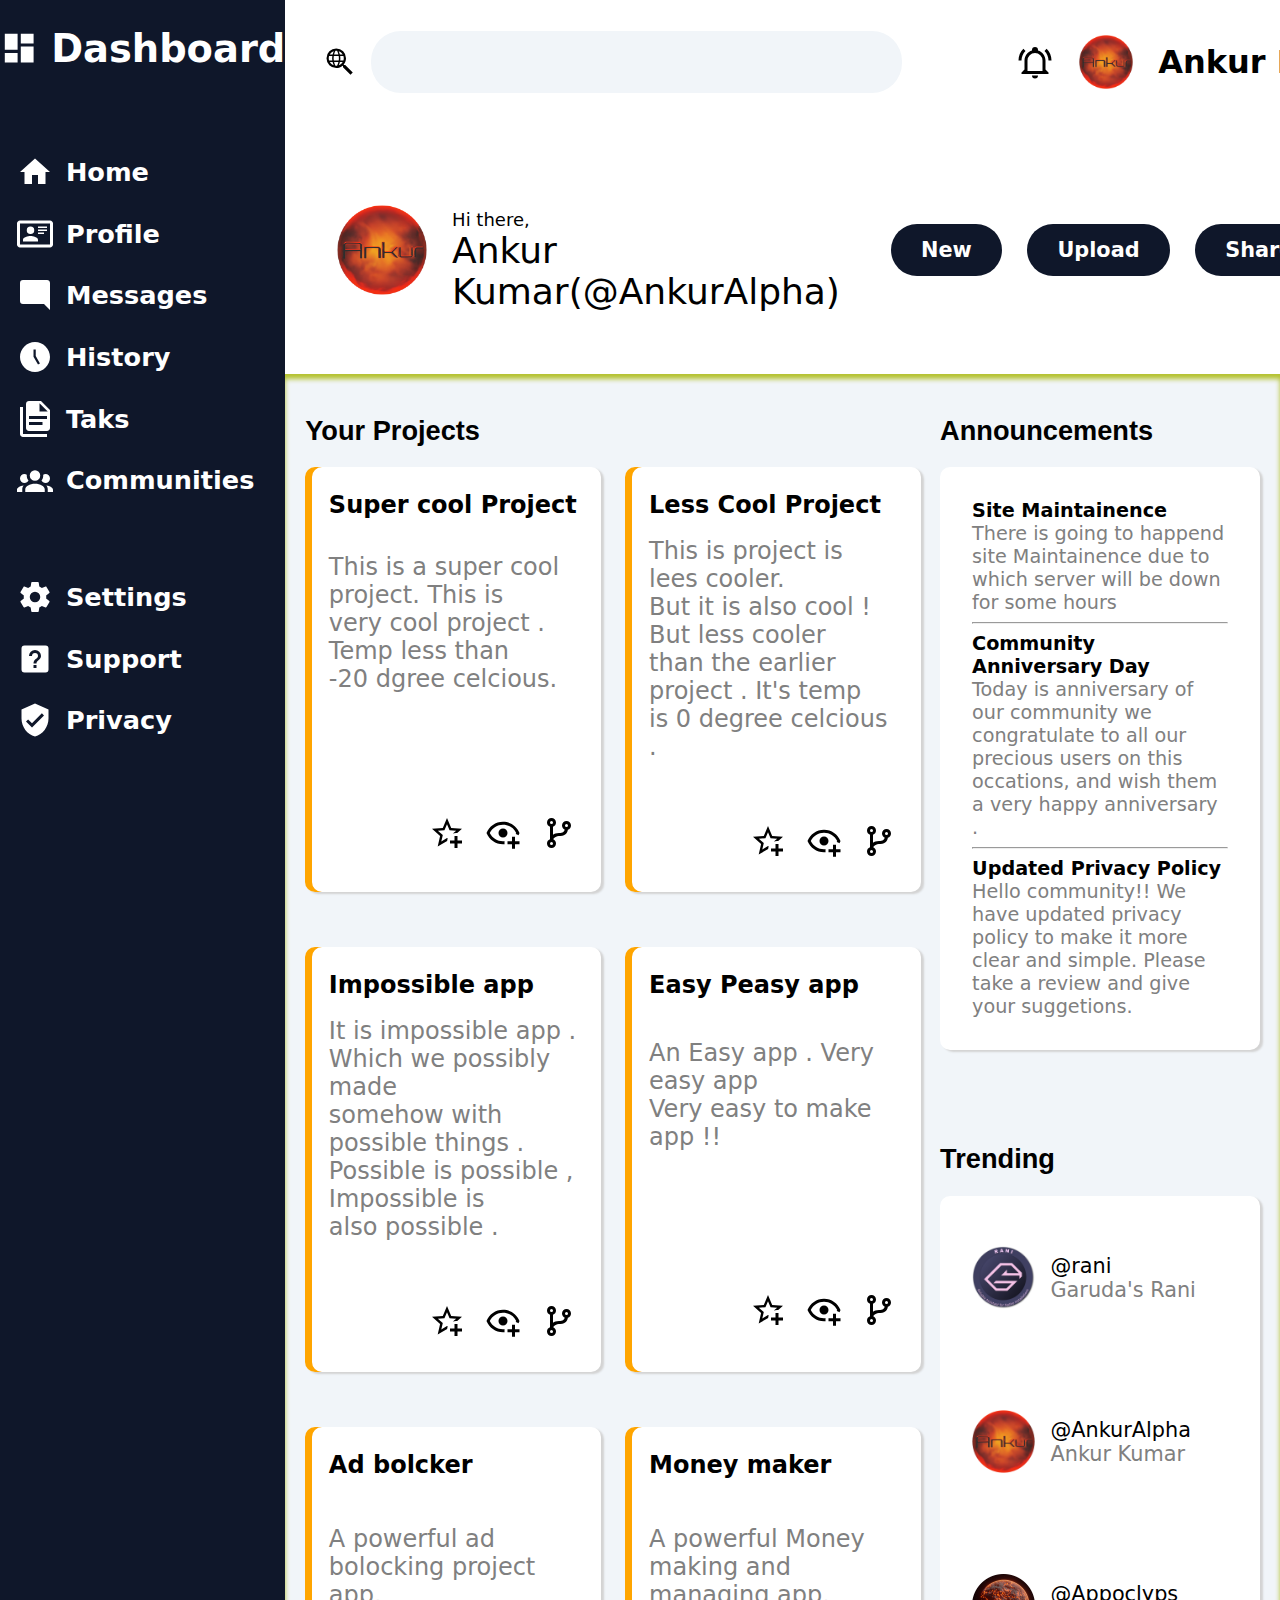
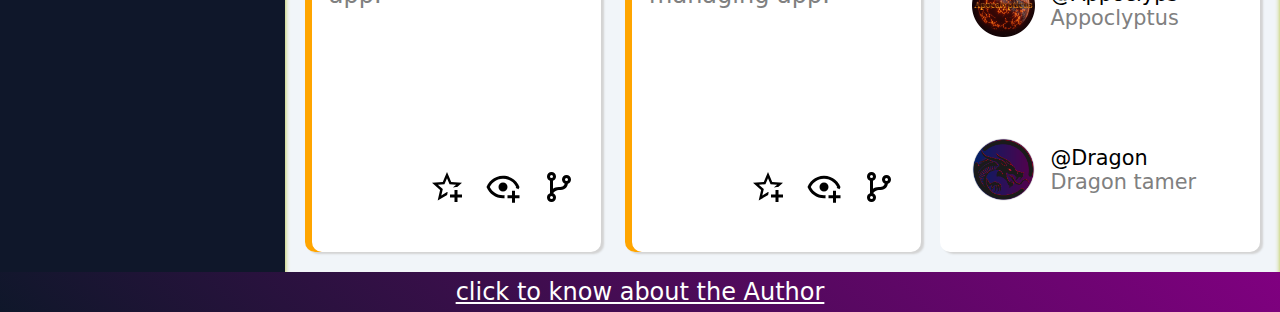
<file: index.html>
<!DOCTYPE html>
<html lang="en">
<head>
    <meta charset="UTF-8">
    <meta name="viewport" content="width=device-width, initial-scale=1.0">
    <title> Assignemnt 1</title>
    <link rel="stylesheet" href="style.css">
</head>
<body>
    <div class="main">
        <div class="header">
            <div class="header_top">
                <div id="search_bar">
                    <img id="search_logo" class="icons_common"  src="assets/icons/search-web.svg"
                    alt="search_icone">
                    <div id="search_bar_area"></div>
                </div>
                <div id="account_section">
                    <img class="icons_common" src="assets/icons/bell-ring-outline.svg" >
                    <img class="profile_logo" src="assets/ankur_logo.png" alt="">
                    <p id="profile_name_header">Ankur Kumar</p>
                </div>
            </div>
            <div class="header_bottom">
                <div id="header_bottom_left">
                    <img id="profile_logo_main" src="assets/ankur_logo.png" alt="">
                    <div id="greet_box">
                        <div id="greeter_top">Hi there,</div>
                        <div id="greeter_bottom">Ankur Kumar(@AnkurAlpha)</div>
                    </div>
                </div>
                <div id="header_bottom_right">
                    <div id="button_options">
                        <div id="sub_button_options">New</div>
                        <div id="sub_button_options">Upload</div>
                        <div id="sub_button_options">Share</div>
                    </div>
                </div>
            </div>
        </div>
        <div class="dashboard">
            <div class="dashboard_internal">
                <h1 class="logo_and_text_dashboard">
                    <!-- <img id ="ankur_logo" src="assets/ankur_logo.png" alt=""> -->
                    <svg id="dashboard_logo" xmlns="http://www.w3.org/2000/svg" viewBox="0 0 24 24">
                        <title>view-dashboard</title>
                        <path d="M13,3V9H21V3M13,21H21V11H13M3,21H11V15H3M3,13H11V3H3V13Z" /></svg>
                    Dashboard
                </h1>
                <br>
                <div class="dashboard_options_section">
                    <h3 class="logo_and_text dashboard_options">
                        <svg class="icons_common"xmlns="http://www.w3.org/2000/svg" viewBox="0 0 24 24"><title>home</title><path d="M10,20V14H14V20H19V12H22L12,3L2,12H5V20H10Z" /></svg>
                        Home</h3>
                    <h3 class="logo_and_text dashboard_options">
                        <svg class="icons_common" xmlns="http://www.w3.org/2000/svg" viewBox="0 0 24 24"><title>card-account-details-outline</title><path d="M22,3H2C0.91,3.04 0.04,3.91 0,5V19C0.04,20.09 0.91,20.96 2,21H22C23.09,20.96 23.96,20.09 24,19V5C23.96,3.91 23.09,3.04 22,3M22,19H2V5H22V19M14,17V15.75C14,14.09 10.66,13.25 9,13.25C7.34,13.25 4,14.09 4,15.75V17H14M9,7A2.5,2.5 0 0,0 6.5,9.5A2.5,2.5 0 0,0 9,12A2.5,2.5 0 0,0 11.5,9.5A2.5,2.5 0 0,0 9,7M14,7V8H20V7H14M14,9V10H20V9H14M14,11V12H18V11H14" /></svg>
                        Profile
                    </h3>
                    <h3 class="logo_and_text dashboard_options">
                        <svg class="icons_common" xmlns="http://www.w3.org/2000/svg" viewBox="0 0 24 24"><title>message-reply</title><path d="M22,4C22,2.89 21.1,2 20,2H4A2,2 0 0,0 2,4V16A2,2 0 0,0 4,18H18L22,22V4Z" /></svg>
                        Messages</h3>
                    <h3 class="logo_and_text dashboard_options">
                        <svg class="icons_common" xmlns="http://www.w3.org/2000/svg" viewBox="0 0 24 24"><title>clock-time-five</title><path d="M12 2C6.5 2 2 6.5 2 12C2 17.5 6.5 22 12 22C17.5 22 22 17.5 22 12S17.5 2 12 2M14 17L11 11.8V7H12.5V11.4L15.3 16.3L14 17Z" /></svg>
                        History</h3>
                    <h3 class="logo_and_text dashboard_options">
                        <svg class="icons_common" xmlns="http://www.w3.org/2000/svg" viewBox="0 0 24 24"><title>file-document-multiple</title><path d="M4 4V22H20V24H4C2.9 24 2 23.1 2 22V4H4M15 7H20.5L15 1.5V7M8 0H16L22 6V18C22 19.11 21.11 20 20 20H8C6.89 20 6 19.1 6 18V2C6 .89 6.89 0 8 0M17 16V14H8V16H17M20 12V10H8V12H20Z" /></svg>
                        Taks</h3>
                    <h3 class="logo_and_text dashboard_options">
                        <svg class="icons_common" xmlns="http://www.w3.org/2000/svg" viewBox="0 0 24 24"><title>account-group</title><path d="M12,5.5A3.5,3.5 0 0,1 15.5,9A3.5,3.5 0 0,1 12,12.5A3.5,3.5 0 0,1 8.5,9A3.5,3.5 0 0,1 12,5.5M5,8C5.56,8 6.08,8.15 6.53,8.42C6.38,9.85 6.8,11.27 7.66,12.38C7.16,13.34 6.16,14 5,14A3,3 0 0,1 2,11A3,3 0 0,1 5,8M19,8A3,3 0 0,1 22,11A3,3 0 0,1 19,14C17.84,14 16.84,13.34 16.34,12.38C17.2,11.27 17.62,9.85 17.47,8.42C17.92,8.15 18.44,8 19,8M5.5,18.25C5.5,16.18 8.41,14.5 12,14.5C15.59,14.5 18.5,16.18 18.5,18.25V20H5.5V18.25M0,20V18.5C0,17.11 1.89,15.94 4.45,15.6C3.86,16.28 3.5,17.22 3.5,18.25V20H0M24,20H20.5V18.25C20.5,17.22 20.14,16.28 19.55,15.6C22.11,15.94 24,17.11 24,18.5V20Z" /></svg>
                        Communities </h3>
                    <br><br>
                    <h3 class="logo_and_text dashboard_options">
                        <svg class="icons_common" xmlns="http://www.w3.org/2000/svg" viewBox="0 0 24 24"><title>cog</title><path d="M12,15.5A3.5,3.5 0 0,1 8.5,12A3.5,3.5 0 0,1 12,8.5A3.5,3.5 0 0,1 15.5,12A3.5,3.5 0 0,1 12,15.5M19.43,12.97C19.47,12.65 19.5,12.33 19.5,12C19.5,11.67 19.47,11.34 19.43,11L21.54,9.37C21.73,9.22 21.78,8.95 21.66,8.73L19.66,5.27C19.54,5.05 19.27,4.96 19.05,5.05L16.56,6.05C16.04,5.66 15.5,5.32 14.87,5.07L14.5,2.42C14.46,2.18 14.25,2 14,2H10C9.75,2 9.54,2.18 9.5,2.42L9.13,5.07C8.5,5.32 7.96,5.66 7.44,6.05L4.95,5.05C4.73,4.96 4.46,5.05 4.34,5.27L2.34,8.73C2.21,8.95 2.27,9.22 2.46,9.37L4.57,11C4.53,11.34 4.5,11.67 4.5,12C4.5,12.33 4.53,12.65 4.57,12.97L2.46,14.63C2.27,14.78 2.21,15.05 2.34,15.27L4.34,18.73C4.46,18.95 4.73,19.03 4.95,18.95L7.44,17.94C7.96,18.34 8.5,18.68 9.13,18.93L9.5,21.58C9.54,21.82 9.75,22 10,22H14C14.25,22 14.46,21.82 14.5,21.58L14.87,18.93C15.5,18.67 16.04,18.34 16.56,17.94L19.05,18.95C19.27,19.03 19.54,18.95 19.66,18.73L21.66,15.27C21.78,15.05 21.73,14.78 21.54,14.63L19.43,12.97Z" /></svg>
                        Settings</h3>
                    <h3 class="logo_and_text dashboard_options">
                        <svg class="icons_common" xmlns="http://www.w3.org/2000/svg" viewBox="0 0 24 24"><title>help-box</title><path d="M11,18H13V16H11V18M12,6A4,4 0 0,0 8,10H10A2,2 0 0,1 12,8A2,2 0 0,1 14,10C14,12 11,11.75 11,15H13C13,12.75 16,12.5 16,10A4,4 0 0,0 12,6M5,3H19A2,2 0 0,1 21,5V19A2,2 0 0,1 19,21H5A2,2 0 0,1 3,19V5A2,2 0 0,1 5,3Z" /></svg>
                        Support </h3>
                    <h3 class="logo_and_text dashboard_options">
                        <svg class="icons_common" xmlns="http://www.w3.org/2000/svg" viewBox="0 0 24 24"><title>shield-check</title><path d="M10,17L6,13L7.41,11.59L10,14.17L16.59,7.58L18,9M12,1L3,5V11C3,16.55 6.84,21.74 12,23C17.16,21.74 21,16.55 21,11V5L12,1Z" /></svg>
                        Privacy</h3>
                </div>
            </div>
        </div>
        <div class="body">
            <div class="body_left">
                <div class="body_head_text"> Your Projects </div>
                <div class="body_left_body">
                    <div class="body_left_body_content">
                        <div class="body_left_body_content_header">
                            Super cool Project
                        </div>
                        <div class="body_left_body_content_body">
                            This is a super cool project. This is <br>
                            very cool project . Temp less than <br>
                            -20 dgree celcious.
                        </div>
                        <div class="body_left_body_content_footer">
                            <img class="icons_common" src="assets/icons/star-plus-outline.svg" alt="">
                            <img class="icons_common" src="assets/icons/eye-plus-outline.svg" alt="">
                            <img class="icons_common" src="assets/icons/source-branch.svg" alt="">
                        </div>
                    </div>
                    <div class="body_left_body_content">
                        <div class="body_left_body_content_header">
                            Less Cool Project
                        </div>
                        <div class="body_left_body_content_body">
                            This is project is lees cooler. <br>
                            But it is also cool ! But less cooler <br>
                            than the earlier project . It's temp <br>
                            is 0 degree celcious .
                        </div>
                        <div class="body_left_body_content_footer">
                            <img class="icons_common" src="assets/icons/star-plus-outline.svg" alt="">
                            <img class="icons_common" src="assets/icons/eye-plus-outline.svg" alt="">
                            <img class="icons_common" src="assets/icons/source-branch.svg" alt="">
                        </div>
                    </div>
                    <div class="body_left_body_content">
                        <div class="body_left_body_content_header"> Impossible app </div>
                        <div class="body_left_body_content_body">
                            It is impossible app . Which we possibly made <br>
                            somehow with possible things . <br>
                            Possible is possible , Impossible is <br>
                            also possible .
                        </div>
                        <div class="body_left_body_content_footer">
                            <img class="icons_common" src="assets/icons/star-plus-outline.svg" alt="">
                            <img class="icons_common" src="assets/icons/eye-plus-outline.svg" alt="">
                            <img class="icons_common" src="assets/icons/source-branch.svg" alt="">
                        </div>
                    </div>
                    <div class="body_left_body_content">
                        <div class="body_left_body_content_header">Easy Peasy app</div>
                        <div class="body_left_body_content_body">
                            An Easy app . Very easy app <br>
                            Very easy to make app !!
                        </div>
                        <div class="body_left_body_content_footer">
                            <img class="icons_common" src="assets/icons/star-plus-outline.svg" alt="">
                            <img class="icons_common" src="assets/icons/eye-plus-outline.svg" alt="">
                            <img class="icons_common" src="assets/icons/source-branch.svg" alt="">
                        </div>
                    </div>
                    <div class="body_left_body_content">
                        <div class="body_left_body_content_header">
                            Ad bolcker
                        </div>
                        <div class="body_left_body_content_body">
                            A powerful ad bolocking project app.
                        </div>
                        <div class="body_left_body_content_footer">
                            <img class="icons_common" src="assets/icons/star-plus-outline.svg" alt="">
                            <img class="icons_common" src="assets/icons/eye-plus-outline.svg" alt="">
                            <img class="icons_common" src="assets/icons/source-branch.svg" alt="">
                        </div>
                    </div>
                    <div class="body_left_body_content">
                        <div class="body_left_body_content_header">
                            Money maker
                        </div>
                        <div class="body_left_body_content_body">
                            A powerful Money making and managing app.
                        </div>
                        <div class="body_left_body_content_footer">
                            <img class="icons_common" src="assets/icons/star-plus-outline.svg" alt="">
                            <img class="icons_common" src="assets/icons/eye-plus-outline.svg" alt="">
                            <img class="icons_common" src="assets/icons/source-branch.svg" alt="">
                        </div>
                    </div>
                </div>
            </div>
            <div class="body_right">
                <div class="body_head_text"> Announcements </div>
                <div class="body_right_body">
                    <div class="body_right_body_content">
                        <div class="body_right_body_content_title" >Site Maintainence </div>
                        <div class="text_grayer ">There is going to happend site
                            Maintainence due to which server will be down for some
                            hours
                        </div>
                    </div>
                    <div>
                        <hr>
                    </div>
                    <div class="body_right_body_content">
                        <div class="body_right_body_content_title" >Community Anniversary Day </div>
                        <div class="text_grayer ">
                            Today is anniversary of our community we congratulate to all
                            our precious users on this occations, and wish them a very
                            happy anniversary .
                        </div>
                    </div>
                    <div><hr></div>
                    <div class="body_right_body_content">
                        <div class="body_right_body_content_title" >Updated Privacy Policy </div>
                        <div class="text_grayer ">
                            Hello community!!
                            We have updated privacy policy to make it more clear and simple.
                            Please take a review and give your suggetions.
                        </div>
                    </div>
                </div>
                <div class="body_head_text" id="trend_header"> Trending </div>
                <div class="body_right_body_lower">
                    <div class="body_right_body_lower_content">
                        <img src="assets/logos/rani.png" alt="" class="body_right_body_lower_img">
                        <div class="body_right_body_lower_info">
                            <div >@rani</div>
                            <div class="text_grayer">Garuda's Rani</div>
                        </div>
                    </div>
                    <div class="body_right_body_lower_content">
                        <img src="assets/ankur_logo.png" alt="" class="body_right_body_lower_img">
                        <div class="body_right_body_lower_info">
                            <div >@AnkurAlpha</div>
                            <div class="text_grayer">Ankur Kumar</div>
                        </div>
                    </div>
                    <div class="body_right_body_lower_content">
                        <img src="assets/logos/apoclyps.png" alt="" class="body_right_body_lower_img">
                        <div class="body_right_body_lower_info">
                            <div >@Appoclyps</div>
                            <div class="text_grayer">Appoclyptus</div>
                        </div>
                    </div>
                    <div class="body_right_body_lower_content">
                        <img src="assets/logos/DragonRemix-01-sgs.png" alt="" class="body_right_body_lower_img">
                        <div class="body_right_body_lower_info">
                            <div >@Dragon</div>
                            <div class="text_grayer">Dragon tamer</div>
                        </div>
                    </div>
                </div>
            </div>
        </div>
    </div>
    <footer>
        <a href="about/">click to know about the Author</a>
    </footer>
</body>
</html>
</file>
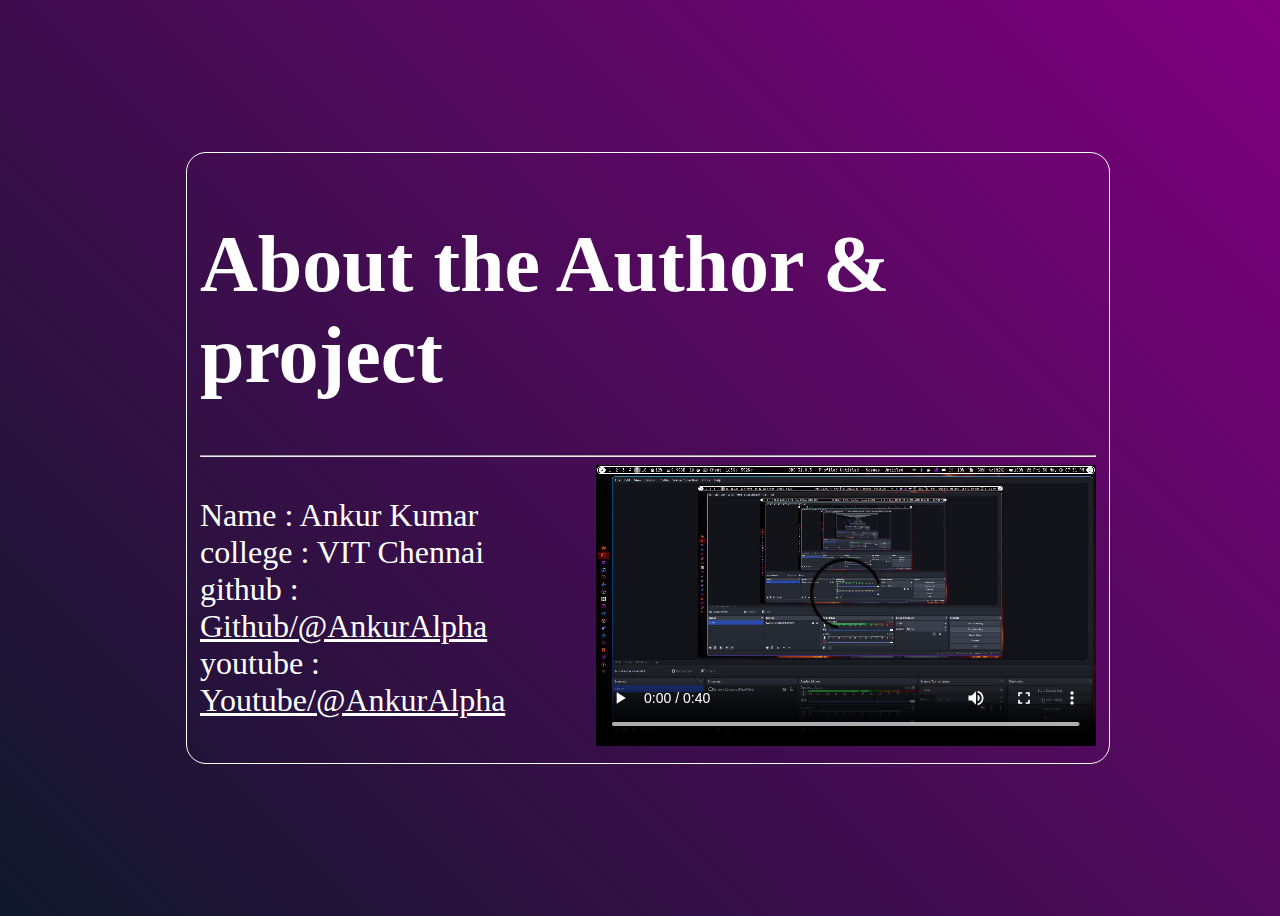
<file: about/index.html>
<!DOCTYPE html>
<html lang="en">
<head>
    <meta charset="UTF-8">
    <meta name="viewport" content="width=device-width, initial-scale=1.0">
    <title>About the author</title>
    <link rel="stylesheet" href="style.css">
</head>
<body>
    <div class="something">
        <div class="section">
            <h1>About the Author & project </h1>
        <hr>
        <div class="sub">
        <p>
        Name : Ankur Kumar <br>
        college : VIT Chennai <br>
        github : <a href="https://github.com/AnkurAlpha">Github/@AnkurAlpha</a> <br>
        youtube : <a href="https://www.youtube.com/@AnkurAlpha">Youtube/@AnkurAlpha</a>
        </p>
        <div class="video">
            <video width="500"  controls>
                <source src="../preview/preview.mp4" type="video/mp4">
                Your browser does not support the video tag.
            </video>
        </div>
        </div>
</div>
    </div>
</body>
</html>
</file>
<file: style.css>
body{
    margin : 0px ;
    font-family: system-ui, -apple-system, BlinkMacSystemFont, 'Segoe UI', Roboto, Oxygen, Ubuntu, Cantarell, 'Open Sans', 'Helvetica Neue', sans-serif;

}
.main{
    min-height : 100vh ;
    display: grid;
    /* grid-template-columns: repeat(); */
    grid-template: repeat(5,1fr) / repeat(6,1fr);
                    /* row       column */
}
.dashboard {
    background : #0F172A ;
    /* rs / cs / rnd / cnd */
    grid-area: 1/ 1/ 6 / 1 ;
    display: flex ;
    color : white ;
    justify-content: center;
    font-size: 80% ;
}
.header {
    /* rs / cs / rnd / cnd  */
    grid-area: 1 / 2 / 1 / 7;
    /* border : solid red 5px ; */
    /* box-shadow : 10px  5px  5px #8bff01  ; */
    display : flex ;
    flex-direction: column;
    display : grid ;
    grid-template: repeat(3,1fr) / repeat(1,1fr);
                    /* row       column */
}
.logo_and_text_dashboard {
    display: flex ;
    align-items: center ;
    justify-self: center;
    gap : 1vw ;
    font-size: 300% ;
}

#ankur_logo {
    max-height: 6vh;
}
.icons_common {
    width: 4vh ;
    fill : white ;
}
.header_top {
    /* sr / sc / rnd / cnd  */
    grid-area: 1/1/1/1 ;
    display : flex ;
    flex-direction: row ;
    justify-content: space-evenly;

}
#search_bar{
    display: flex;
    min-width: 65% ;
    padding : 1% ;
    justify-content:start;
    align-items: center ;

}
#search_bar_area {
    min-width : 75% ;
    min-height: 60%;
    background : #F1F5F9 ;
    border-radius: 30px ;
    transition: 500ms ;
}
#search_bar_area:hover {
    min-width : 90% ;
    min-height: 60%;
    /* background : lightgray ; */
    background : linear-gradient(-45deg ,lightgray,  #F1F5F9, lightgray ) ;
    border-radius: 30px ;
}
#search_logo {
    padding-left: 2vw ;
    padding-right : 1vw ;
}
#account_section {
    display : flex ;
    gap : 1vw ;
    min-width : 35% ;
    align-items: center;
    justify-content: center ;
    gap: 2vw;

}
#dashboard_logo {
    min-width : 3vw ;
    fill : white ;
}
.profile_logo {
    max-width : 6vw ;
    max-height: 6vh;
}
#profile_name_header {
    font-family: system-ui, -apple-system, BlinkMacSystemFont, 'Segoe UI', Roboto, Oxygen, Ubuntu, Cantarell, 'Open Sans', 'Helvetica Neue', sans-serif;
    font-weight:600;
    font-size: 200%;
}
#profile_logo_main{
    max-width : 10vw ;
    max-height: 10vh;
}
.header_bottom {
    grid-area: 2/1/4/1;
    display: flex  ;
    flex-direction: row ;
    justify-content: space-between;
    align-items: center;
    gap : 4vw ;
    padding-left : 4vw ;
    padding-right: 4vw ;
}
#header_bottom_left{
    display:flex ;
    gap : 2vw ;
    align-items: center ;
}
#greet_box {
    display : flex ;
    flex-direction: column;
    /* justify-items: start; */
    /* background-color: red ; */
    max-height: 9vh ;
}

#greeter_top{
    font-weight: 500;
    font-size : 2vh ;

}
#greeter_bottom{
    font-weight: 500;
    font-size : 4vh ;
}

#button_options{
    display: flex;
    gap : 2vw ;
    justify-items: center;
    align-items: center ;
    font-size: 130% ;
}
#sub_button_options{
    font-weight: bolder;
    background-color: #0F172A;
    color : white ;
    padding-top : 14px ;
    padding-bottom : 14px  ;
    padding-left: 30px ;
    padding-right: 30px ;
    border-radius: 50px ;
}
.body {
    background: #F1F5F9;
    box-shadow: inset 0px 5px 5px 0px #b3c12c ;
    grid-area: 2/2/6/7;
    display: grid ;
    gap : 2% ;
    grid-template: repeat(1,1fr) , repeat(3,1fr);
                    /* rows */      /* column */
    padding : 2% ;
}
.body_head_text {
    font-weight: bold ;
    font-family: Arial, Helvetica, sans-serif;
    align-items: center ;
    align-content: center ;
    font-size: 170% ;
}
.body_left {
    grid-area: 1/1/1/3;
    display: grid ;
    grid-template:  repeat(20 , 1fr ) /   repeat(1,1fr);
}
.body_right {
    grid-area: 1/3/1/3;
    display: grid ;
    grid-template:  repeat(20 , 1fr ) /   repeat(1,1fr);
}
.dashboard_options_section {
    padding: 6% ;
}
.logo_and_text {
    display: flex ;
    align-items: center ;
    justify-self: start ;
    gap : 1vw ;
    font-size: 200% ;
}
.body_left_body {
    grid-area: 2/1/21/1;
    display: grid ;
    grid-template: repeat(3, 1fr)/ repeat(2,1fr);
    gap : 4% ;
}

.body_right_body {
    /* grid-area: 2/1/21/1; */
    grid-area: 2/1/10/1;
    background: white ;
    border-radius: 10px ;
    box-shadow:  3px 2px 2px 0px lightgray ;
    display: grid ;
    grid-template: repeat(3,fr) , repeat(1,fr);
    padding : 10% ;
    max-width: 25vw ;
}
#trend_header{
    grid-area : 11/1/12/1
}
.body_right_body_lower{
    grid-area : 12/1/21/1 ;
    background: white ;
    border-radius: 10px ;
    box-shadow:  3px 2px 2px 0px lightgray ;
    display: grid ;
    grid-template: repeat(4,1fr) , repeat(1,1fr );
}
.body_right_body_lower_img{
    max-height: 7vh  ;
    align-items: center ;
    justify-items: center ;
}
.body_right_body_lower_content {
    display: flex ;
    gap : 6% ;
    align-items: center ;
    justify-self: start  ;
    padding-left : 10% ;
    min-width: 20vw;
}
.body_right_body_lower_info{
    font-size: 130%;
    display: flex;
    flex-direction: column ;
}
.text_grayer {
    color: gray;
}
.body_left_body_content {
    border-radius: 10px ;
    box-shadow: inset 7px 0px orange , 3px 2px 2px 0px lightgray ;
    /* box-shadow: 5px 5px 1px lightgray; */
    background: white;
    display: grid;
    grid-template: repeat(6,1fr) , repeat(1,1fr) ;
    padding : 8% ;
}
.body_left_body_content_header {
    font-size: 150%;
    font-weight: bold;
    grid-area: 1/1/1/1;
    align-items: center ;
    justify-content: start ;
}
.body_left_body_content_body {
    font-size: 150%;
    grid-area:2/1/5/1 ;
    align-items: center ;
    justify-content: start ;
    color : gray  ;

}
.body_left_body_content_footer {
    grid-area: 5/1/6/1 ;
    align-items: center ;
    display: flex ;
    gap: 8% ;
    justify-content: end ;
}
.body_right_body_content_title {
    font-weight: bold;
}
.body_right_body_content{
    display: flex ;
    flex-direction: column;
    font-size: 120% ;
}

footer {
    min-height : 40px ;
    display: flex ;
    align-items: center ;
    justify-content: center ;
    background: linear-gradient(45deg ,#0F172A, purple );
}
footer a  {
    color :white ;
    font-size: 150% ;
    transition: 1s;
}
footer a:hover  {
    color : pink ;
    font-size: 200%;
}
</file>
<file: about/style.css>
h1 {
    font-size: 500% ;
}
p {
    font-size: 200% ;
}
.something {
    border : white  solid 1px  ;
    max-width: 70vw ;
    border-radius: 20px ;
    transition: 1s ;
    padding : 1% ;
    display: flex;

}
.section {
    min-width: 25vw  ;
}
.sub {
    display: flex ;
    justify-items: center ;
    align-items: center;
    gap: 1% ;
    min-width: 55vw  ;
    justify-content: space-evenly;
}
.something:hover {
    border : none ;
    box-shadow: inset 10px 5px 5px purple , 10px 5px 5px pink  ;
    padding : 3% ;
}
.something a {
    color : white  ;
}
.something a:hover {
    color : red ;
}
body {
    background: linear-gradient(45deg ,#0F172A, purple );
    min-height: 100vh;
    min-width: 100vw  ;
    display: flex ;
    align-items: center ;
    justify-content: center ;
    color : white ;
}
.video {
    transition: 1s;
}
.video:hover {
    box-shadow: 10px 5px 5px purple;
}
</file>
